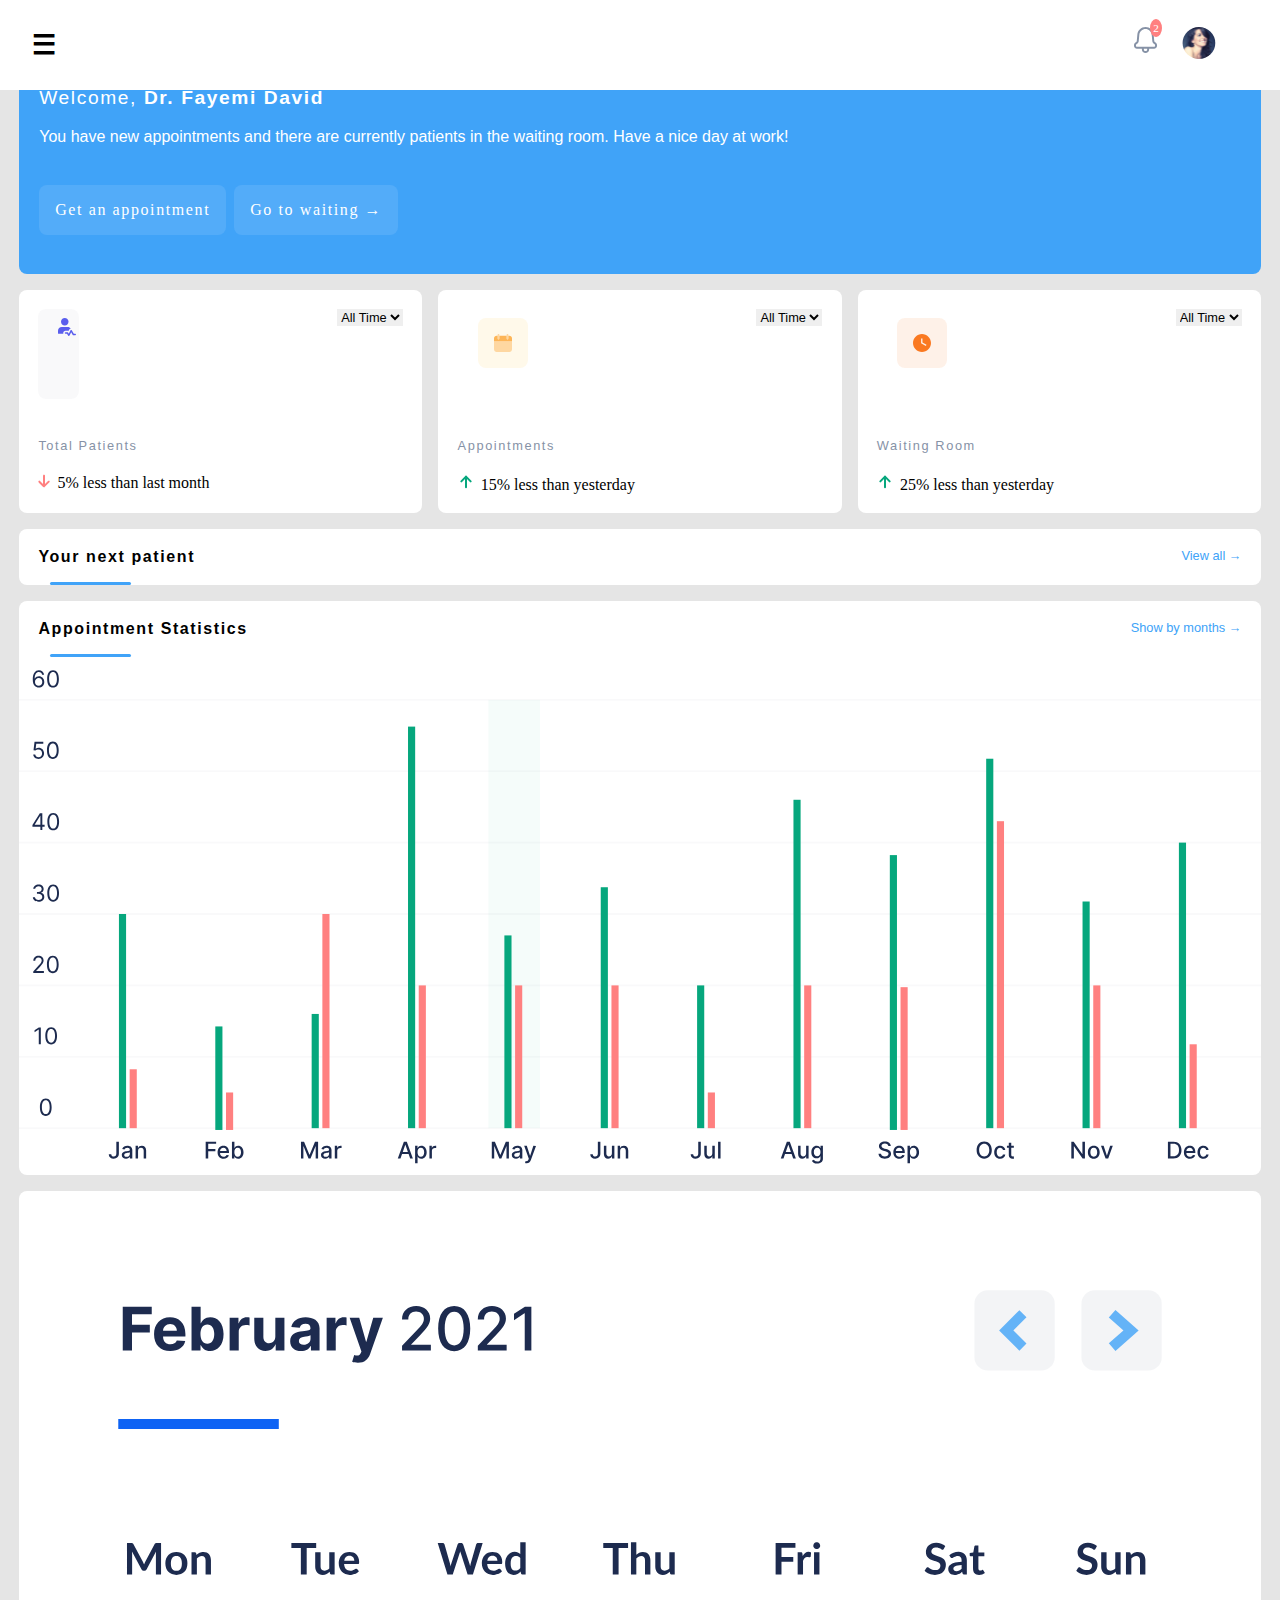
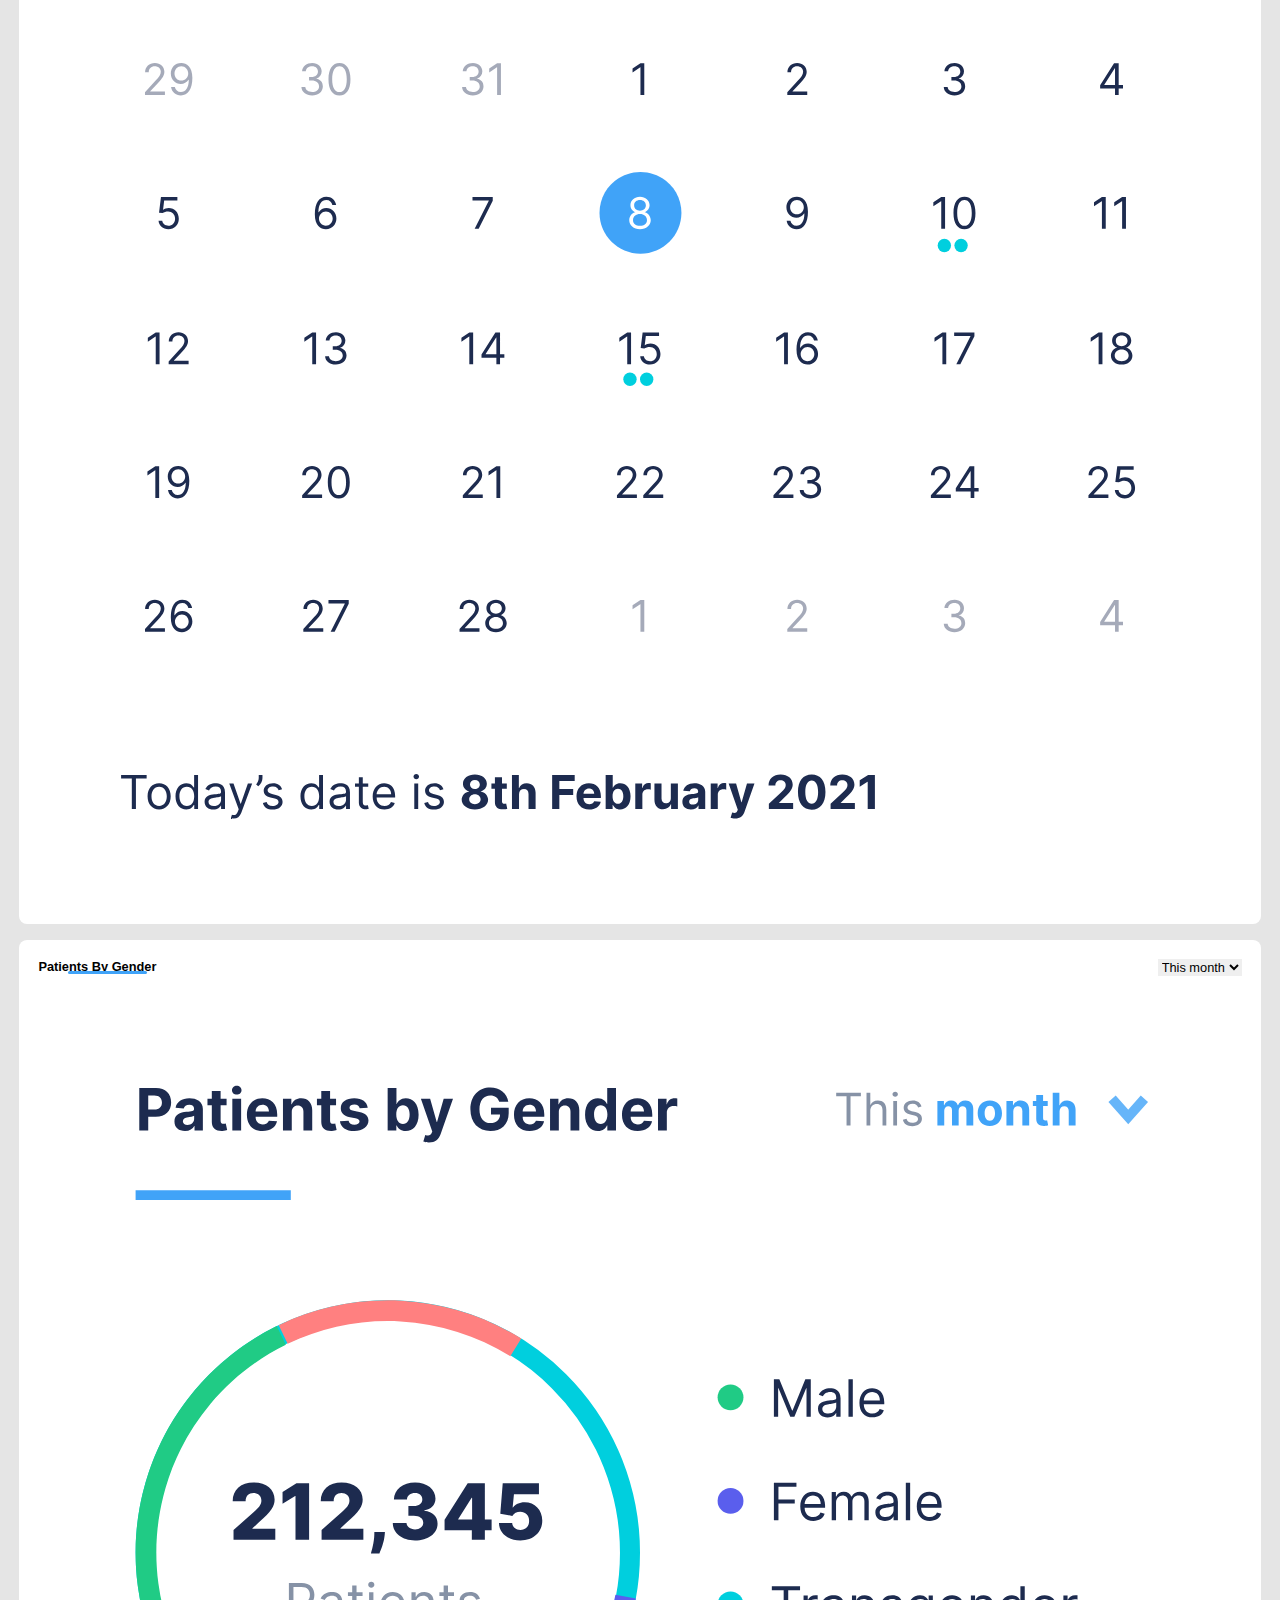
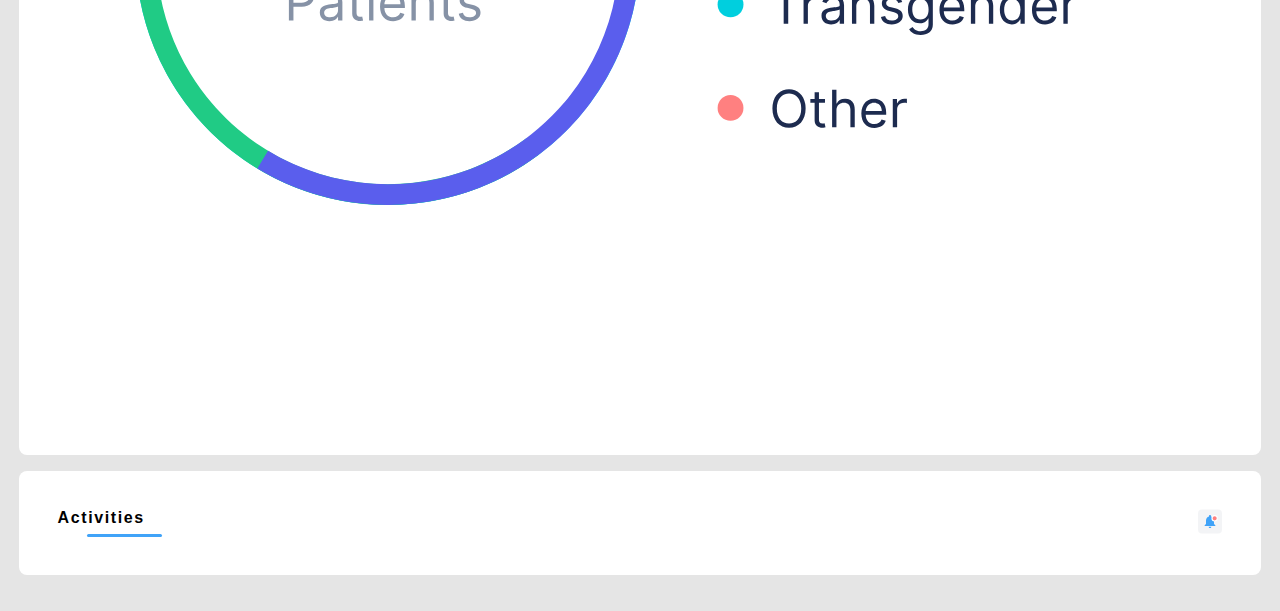
<file: Admin/index.html>
<!DOCTYPE html>
<html lang="en">
<head>
    <meta charset="UTF-8">
    <meta http-equiv="X-UA-Compatible" content="IE=edge">
    <meta name="viewport" content="width=device-width, initial-scale=1.0">
    <link rel="stylesheet" href="style.css">
    <title>Health Lite Dashboard</title>
</head>
<body>
    <div class="section">
        <div class="full-width height-vh">
            
            <div class="fixed bg-blue height-vh ">
                <div class="">
                    
                        <div class="pd-top-auto">
                            <div><img src="img/Group 19445.svg" alt="" srcset=""></div>
                        </div>
            
                        <div class="full-width mg-top">
                            <a href="index.html">
                                <div class="navlist flex  small-mg space-pad active-effect full-width active">
                                    <div><img src="img/Vector (1).svg" alt="" srcset=""></div>
                                    <div> <span class="pd-left txt-white onerem"> Dashboard </span></div>
                            </div>
                            </a>
            
                            <a href="#">
                                <div class="navlist flex space-pad active ">
                                    <div><img src="img/3. ideas.png" alt="" srcset=""></div>
                                    <div> <span class="pd-left txt-white onerem"> Waiting Room </span></div>
                            </div>
                            </a>
            
                            <a href="schedule.html">
                                <div class="navlist flex space-pad active">
                                    <div><img src="img/Group 11842.svg" alt="" srcset=""></div>
                                    <div> <span class="pd-left txt-white onerem"> Schedule </span></div>
                            </div>
                            </a>
            
                            <a href="#">
                                <div class="navlist flex space-pad active ">
                                    <div><img src="img/Group 11841 (1).svg" alt="" srcset=""></div>
                                    <div> <span class="pd-left txt-white onerem"> Profile </span></div>
                            </div>
                            </a>
            
                            <a href="#">
                                <div class="navlist flex space-pad active ">
                                    <div><img src="img/Vector (3).svg" alt="" srcset=""></div>
                                    <div> <span class="pd-left txt-white onerem"> Notes </span></div>
                            </div>
                            </a>
            
                            <a href="#" class="">
                                <div class="navlist flex space-pad full-width active">
                                    <div><img src="img/Vector (4).svg" alt="" srcset=""></div>
                                    <div> <span class="pd-left txt-white onerem"> Chat </span></div>
                            </div>
                            </a>
            
                        </div>
                        
                        <div class="full-width mg-top">
                            <a href="#">
                                <div class="navlist flex active space-pad ">
                                    <div><img src="img/Ellipse 21.svg" alt="" srcset=""></div>
                                    <div> <span class="txt-white onerem pd-left"> My Profile </span></div>
                            </div>
                            </a>
            
                            <a href="#">
                                <div class="navlist flex active space-pad ">
                                    <div><img src="img/Vector (5).svg" alt="" srcset=""></div>
                                    <div> <span class="pd-left txt-white onerem"> Setting </span></div>
                            </div>
                            </a>
            
                        </div>
                    </div>
            </div>

        </div>

        <div class="full-width height bg-shadeBlue">

            <div class="full-width">
                <div class="full-width bg-white vh pd relative-pos z-index  fixed2 ">
                    <div class="full-width flex-end centerjust">
                        <div class="toggle radius"> &#9776;</div>
                        <div class="show-icon">
                            <div class="relative-pos">
                                <span class=""><img src="img/Shape.svg" alt="" srcset=""></span> <span> <sup> 2 </sup></span>
                            </div>
                            <span class="pd-left "><img src="img/Ellipse 2.svg" alt="" srcset=""></span>
                        </div>
                    </div>
                </div>
            </div>

            <div class="division full-width pd mmg">
                <div class="full-width">
                    <div class="full-width division bg-blue radius innerpd">
                        <div class="full-width ">
                            <span class="txt-white welcometext">Welcome, </span >
                            <span class="txt-white welcometext big">Dr. Fayemi David</span>
    
                           <div class="full-width pd-topandDown">
                            <p class="txt-white">
                                You have <span id="inline-appt"></span> new appointments and there are currently <span id="inline-total"></span> patients in the waiting room. Have a nice day at work!
                            </p>
                           </div>
    
                           <div class="full-width pd-topandDown  flex-4 blue-height">
                               <a href="#" class="button radius letter-spacing"> Get an appointment</a>
                               <a href="#" class="button radius letter-spacing"> Go to waiting &rarr;</a>
                           </div>
    
                        </div>
                        <div class="full-width  relative-pos image">
                            <img src="img/character 2.svg" alt="" srcset="" class="images">
                        </div>
                    </div>
<!-- ========================= Card======== Cards ==========Cards ======================================= -->
                    <div class="full-width  mgtoanddown ">
                        <div class="card-container full-width">
                            <div class="cards full-width bg-white radius pd">
                                <div class="full-width grid-text relative-pos">
                                    <div class="full-width">
                                        <div class="full-width relative-pos fade-black radius vh ">
                                            <img src="img/Group 11841.svg" alt=" " class="trans">
                                        </div>
                                    </div>
                                    <div class="full-width flex-end">
                                        <select class="onerem">  
                                            <option value="default" class="onerem"> All Time</option>
                                        </select>
                                    </div>
                                </div>
                                <div class="full-width pd-topandDown">
                                    <span class="block-span bigtext letter-spacing i" id="patientsnum"></span> <br> <span class="letter-spacing onerem text-style"> Total Patients</span> 
                                </div>

                                <div class="">
                                    <span><span class="onerem"><img src="img/Group.png" alt="" srcset=""> &nbsp;</span >5% less than last month</span>
                                </div>

                            </div>

                            <div class="cards full-width bg-white radius pd">
                                <div class="full-width grid-text relative-pos">
                                    <div class="full-width">
                                        <div class="full-width relative-pos vh ">
                                            <img src="img/Group 11850.svg" alt=" " class="trans">
                                        </div>
                                    </div>
                                    <div class="full-width flex-end">
                                        <select class="onerem">  
                                            <option value="default" class="onerem"> All Time</option>
                                        </select>
                                    </div>
                                </div>
                                <div class="full-width pd-topandDown">
                                    <span class="block-span bigtext letter-spacing " id="appt"></span> <br> <span class="letter-spacing onerem text-style"> Appointments</span> 
                                </div>

                                <div class="">
                                    <span><span class="onerem"><img src="img/Group 11844.svg" alt="" srcset=""> &nbsp;</span >15% less than yesterday</span>
                                </div>

                            </div>

                            <div class="cards full-width bg-white radius pd">
                                <div class="full-width grid-text relative-pos">
                                    <div class="full-width">
                                        <div class="full-width relative-pos vh ">
                                            <img src="img/Group 30799.svg" alt=" " class="trans">
                                        </div>
                                    </div>
                                    <div class="full-width flex-end">
                                        <select class="onerem">  
                                            <option value="default" class="onerem"> All Time</option>
                                        </select>
                                    </div>
                                </div>
                                <div class="full-width pd-topandDown">
                                    <span class="block-span bigtext letter-spacing" id="wr"></span> <br> <span class="letter-spacing onerem text-style"> Waiting Room</span> 
                                </div>

                                <div class="">
                                    <span><span class="onerem"><img src="img/Group 11844.svg" alt="" srcset=""> &nbsp;</span >25% less than yesterday</span>
                                </div>

                            </div>
                        </div>
<!-- ================= Next Patient ====================== -->
                        <div class="full-width bg-white radius mgtoanddown" id="">
                            <div class="full-width flex-between">
                                <div class="full-width pd balck-text-bold letter-spacing"> Your next patient</div>
                                <div class="full-width pd flex-end"> <span class="left-align shade-blue-text">View all &rarr;</span></div>
                            </div>

                            <div class="full-width patientsList">

                            </div>
                            
                        </div>

                        <div class="full-width bg-white radius mgtoanddown">
                            <div class="full-width flex-between">
                                <div class="full-width pd balck-text-bold letter-spacing"> Appointment Statistics</div>
                                <div class="full-width pd flex-end"> <span class="left-align shade-blue-text">Show by months &rarr;</span></div>
                            </div>

                            <div class="full-width">
                                <img src="img/Group 11833.svg" class="full-width" alt="" srcset="">
                            </div>

                        </div>
                    </div>

                    
                    
                </div>
<!-- ===================== calender and otherstuff container here ==================== -->
                <div class="full-width"> 
                    <div class="full-width bg-white radius pd">
                        <img src="img/Frame 30748.svg" alt="" srcset="" class="full-width">
                    </div> 
                    
                    <div class="full-width bg-white radius pd mgtoanddown">
                        <div class="full-width flex-between">
                            <div class="full-width balck-text-bold t "> Patients By Gender</div>
                            <div class="full-width flex-end"> 
                                <span class="left-align shade-blue-text relative-pos">
                                    <select class="onerem">  
                                        <option value="default" class="onerem"> This  month</option>
                                    </select>
                                </span>
                            </div>
                        </div>

                        <div class="full-width pd">
                            <img src="img/Frame 30750.svg" class="full-width" alt="" srcset="">
                        </div>
                    </div> 

                    <div class="full-width bg-white radius pd mgtoanddown">
                        <div class="full-width flex-between pd">
                            <div class="full-width balck-text-bold letter-spacing"> Activities</div>
                            <div class="full-width flex-end"> 
                                <span class="left-align shade-blue-text">
                                    <img src="img/Frame.svg" alt="">
                                </span>
                            </div>
                        </div>
 

                         <div class="full-width" id="Activities">

                         </div>

                    </div>   
                </div>
            </div>

        </div>
    </div>
    <script src="script.js"></script>
</body>
</html>
</file>
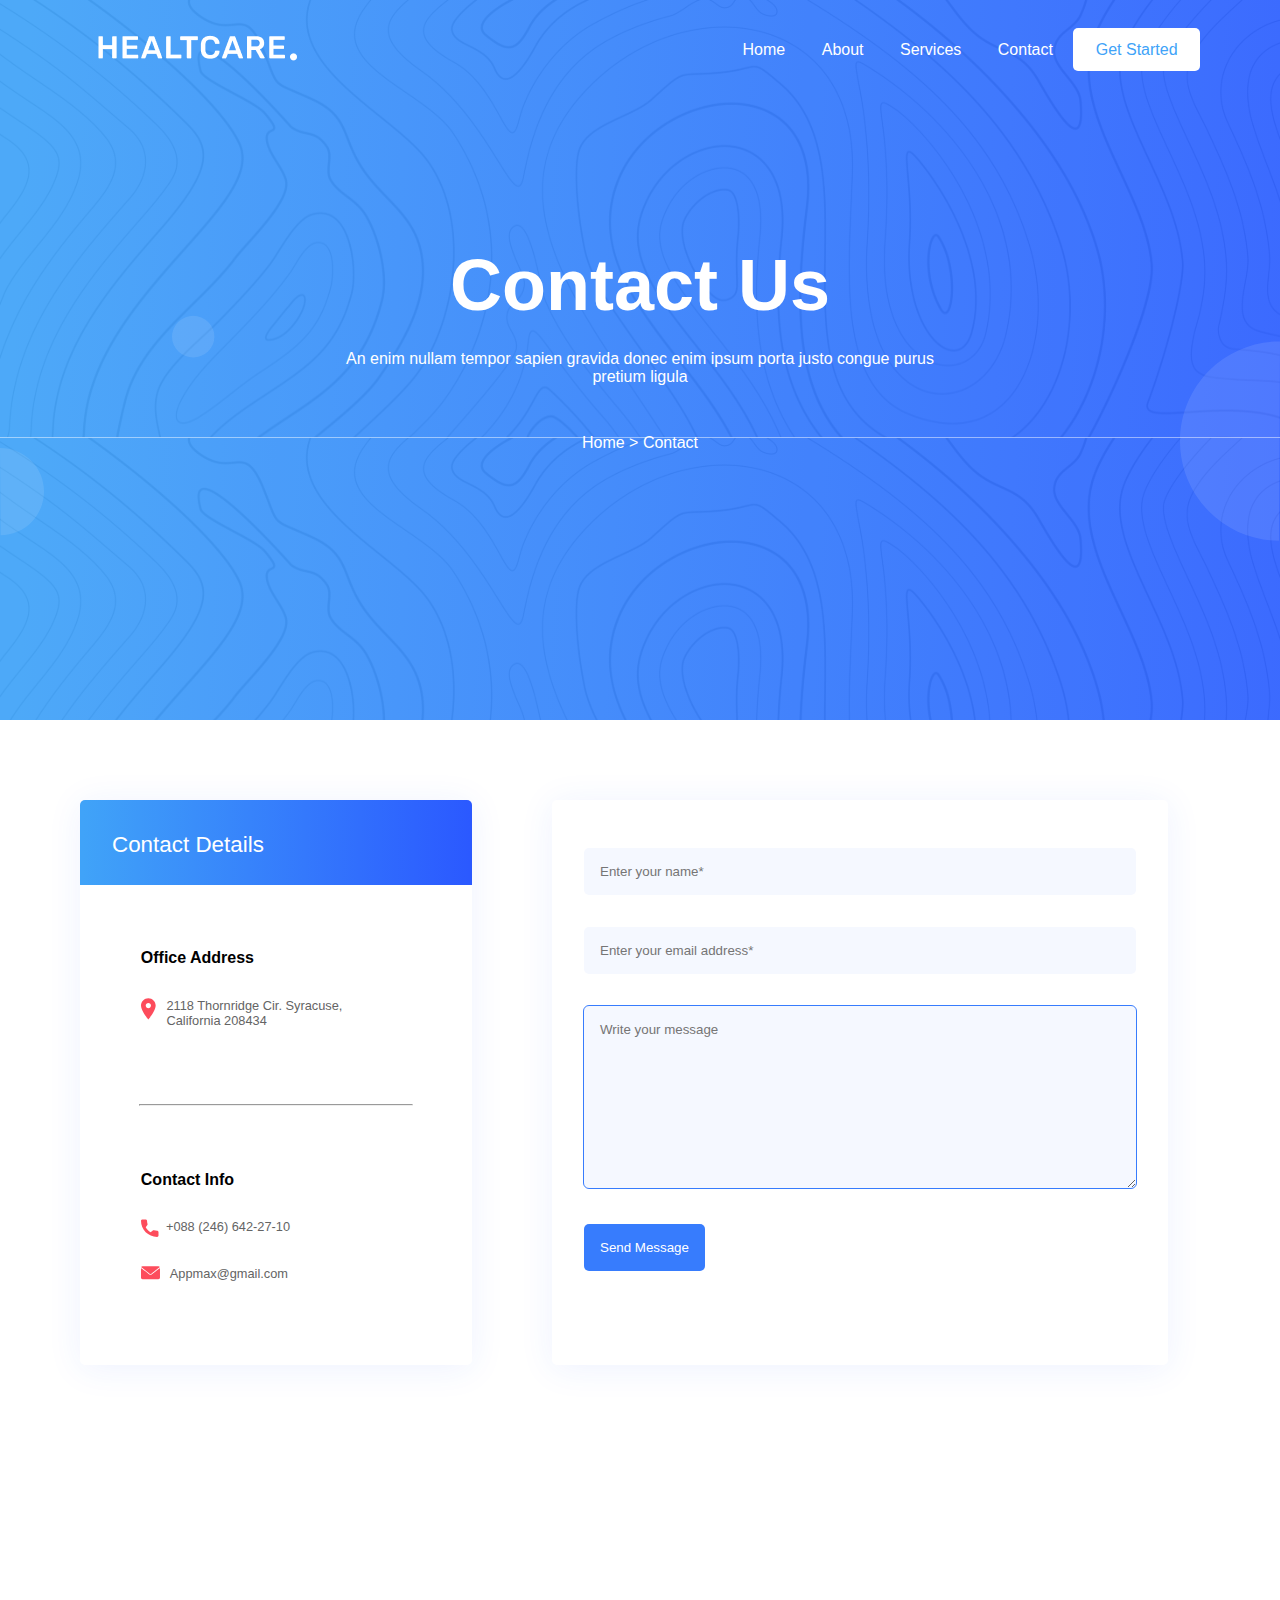
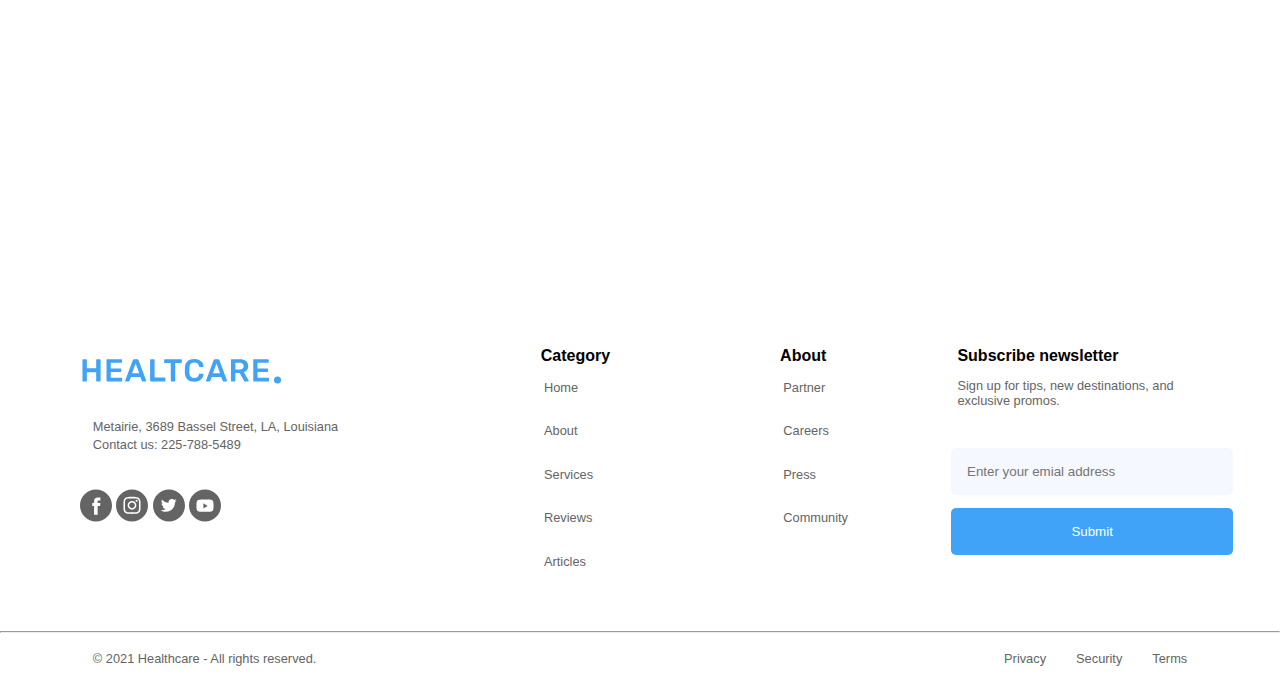
<file: contact.html>
<!DOCTYPE html>
<html lang="en">
<head>
    <meta charset="UTF-8">
    <meta http-equiv="X-UA-Compatible" content="IE=edge">
    <meta name="viewport" content="width=device-width, initial-scale=1.0">
    <title>Health Lite Contact</title>
    <link rel="stylesheet" href="style.css">
</head>
<body>
    <section class="relative-pos reduce-height">
        <div class="container full-width">
            <div class="navbar-container">
                    <div class="log">
                        <img src="img/logo-2.png" alt="" srcset="">
                    </div>

                <div class="flex-end full-width centerjust">
                    <nav>
                        <ul class="nav-menu-bar">
                            <li><a href="index.html"> Home </a></li>
                            <li><a href="#"> About </a></li>
                            <li><a href="#"> Services </a></li>
                            <li><a href="contact.html"> Contact </a></li>
                            <li><a href="Admin/index.html" class="btn radius"> Get Started </a></li>
                        </ul>
                        <div class="toggle flex-end"> &#9776;</div>
                    </nav>
                </div>
                
            </div>
            <div class="contacts-box">
                <h1> Contact Us </h1>
                <p class="paragraph">
                    An enim nullam tempor sapien gravida donec enim ipsum porta justo  congue purus pretium ligula 
                </p>

                <p class="paragraph">
                    Home &gt; Contact 
                </p>
            </div>
        </div>
        <div class="effects full-width">
            <img src="img/shapes.svg" class="full-width" alt="" srcset="">
        </div>

        <div class="toggling-menu animation2">
            <ul class="ul">
                <li> <a href="index.html" class="men-active a-men"> Home </a> </li>
                <li><a href="#" class="a-men"> About</a></li>
                <li><a href="#" class="a-men"> Services </a></li>
                <li><a href="contact.html" class="a-men"> Contact</a></li>
                <li><a href="Admin/index.html" class="a-dif radius"> Get Started</a></li>
            </ul>
        </div>
    </section>

    <section class="pd form-section">
        <div class="full-width card radius media-mg relative-pos">
            <div class="top full-width">
                Contact Details
            </div>
            <div class="full-width s-pd b-bottom t-p">
                <span class="newsletter li-heading-footer htgfont"> Office Address</span><br><br>
                <div class="flex sub">
                    <div> 
                        <img src="img/Vector (8).svg" alt="" srcset="">
                    </div>
                    <div class="">
                    <span clas="sub  s-pd"> &nbsp;&nbsp; 2118 Thornridge Cir. Syracuse, <br>&nbsp;&nbsp;&nbsp;California 208434</span>

                    </div>
                    
                </div>

            </div>
            <hr class="hr">

            <div class="full-width s-pd b-bottom t-p">
                <span class="newsletter li-heading-footer htgfont"> Contact Info</span><br><br>
                <div class="flex sub">
                    <div> 
                        <img src="img/Group (1).svg" alt="" srcset="">
                    </div>
                    <div class="">
                    <span clas="sub  s-pd"> &nbsp;&nbsp;+088 (246) 642-27-10</span>

                    </div>
                    
                </div>

                <div class="flex sub">
                    <div> 
                        <img src="img/Group (2).svg" alt="" srcset="">
                    </div>
                    <div class="">
                    <span clas="sub s-pd"> &nbsp;&nbsp; Appmax@gmail.com</span>

                    </div>
                    
                </div>

            </div>
            
        </div>

        <div class="full-width card radius media-mg s-pd">
            <div class="success radius">

            </div>
            <form action="">
                <input type="text" id="name" placeholder="Enter your name*" class="full-width radius"> <br>
                <input type="email" id="email" placeholder="Enter your email address*" class="full-width radius"><br>
                <textarea name="message" id="message" cols="30" rows="10" placeholder="Write your message" class="full-width radius"></textarea><br>
                <button class="button radius" id="send">Send Message</button>
            </form>
        </div>
    </section>
    <section class="full-width">
        <iframe src="https://www.google.com/maps/embed?pb=!1m18!1m12!1m3!1d15837.038411141903!2d3.384936464304008!3d7.095879261467008!2m3!1f0!2f0!3f0!3m2!1i1024!2i768!4f13.1!3m3!1m2!1s0x103a4ac3aad61d17%3A0x8cb9281ed8dd8efd!2s110118%2C%20Kobape!5e0!3m2!1sen!2sng!4v1647354072076!5m2!1sen!2sng" width="100%" height="450" style="border:0;" allowfullscreen="" loading="lazy"></iframe>
    </section>

    <section class="footer nav-pd division">
        <div class="full-width">
            <img src="img/logo-2.svg" alt="" srcset=""> <br><br>
            <span class="footer-text sub">
                Metairie, 3689  Bassel Street, LA, Louisiana
            </span><br>
            <span class="sub">
                Contact us: 225-788-5489
            </span>
            <div class="full-width "><br><br>

                <div class="flex full-width imgs">
                    <img src="img/Combined Shape.svg" alt="" srcset="" class=""> &nbsp;
                    <img src="img/Instagram.svg" alt="" srcset="">&nbsp;
                    <img src="img/Twitter.svg" alt="" srcset="">&nbsp;
                    <img src="img/Youtube.svg" alt="" srcset="">&nbsp;
                </div>
            </div>
        </div>

        <div class="full-width">
            <div class="equal full-width media-mg">
                <div class="full-width flex space-between">
                   <div>
                    <span class="li-heading-footer"> Category</span>
                    <ul class="footer-ul">
                        <li class="footer-li"><a href="index.html"> Home  </a></li>
                        <li class="footer-li"><a href="#"> About </a></li>
                        <li class="footer-li"><a href="#"> Services  </a></li>
                        <li class="footer-li"><a href="#"> Reviews </a></li>
                        <li class="footer-li"><a href="#"> Articles </a></li>
                    </ul>
                   </div>
                   <div>
                    <span class="li-heading-footer"> About</span>
                    <ul class="footer-ul">
                        <li class="footer-li"><a href="#"> Partner  </a></li>
                        <li class="footer-li"><a href="#"> Careers </a></li>
                        <li class="footer-li"><a href="#"> Press </a></li>
                        <li class="footer-li"><a href="#"> Community </a></li>
                    </ul>
                   </div>
                </div>

                <div class="full-width direction">
                    <div class="media-mg">
                        <span class="li-heading-footer newsletter"> Subscribe newsletter</span><br>
                        <p class="newsletter sub">Sign up for tips, new destinations, and exclusive promos.</p>
                    </div>
                    
                    <div class="full-width form">
                        <input class="full-width new radius" type="email" name="" id="" placeholder="Enter your emial address"><br>
                        <input class="full-width news radius" type="submit" value="Submit">
                    </div>
                    
                    <div class="full-width social media-mg">
                        <div class="flex full-width">
                            <img src="img/Combined Shape.svg" alt="" srcset="" class=""> &nbsp;
                            <img src="img/Instagram.svg" alt="" srcset="">&nbsp;
                            <img src="img/Twitter.svg" alt="" srcset="">&nbsp;
                            <img src="img/Youtube.svg" alt="" srcset="">&nbsp;
                        </div>
                    </div>

                </div>
            </div>
        </div>
    </section>

    <section>
        <hr class="full-width">
        <div class="full-width flex f-pd division copy-block">
            <div class="full-width Privacy">
                
                <span class="sub">&copy; 2021 Healthcare - All rights reserved. </span>
            </div>

            <div class="flex-end full-width Privacy">
                <nav>
                    <ul>
                        <li><a href="#" class="sub"> Privacy </a></li>
                        <li><a href="#" class="sub"> Security </a></li>
                        <li><a href="#" class="sub"> Terms </a></li>
                    </ul>
                </nav>
            </div>
        </div>
    </section>
    <script src="contact.js"></script>
    <script src="script.js"></script>
</body>
</html>
</file>
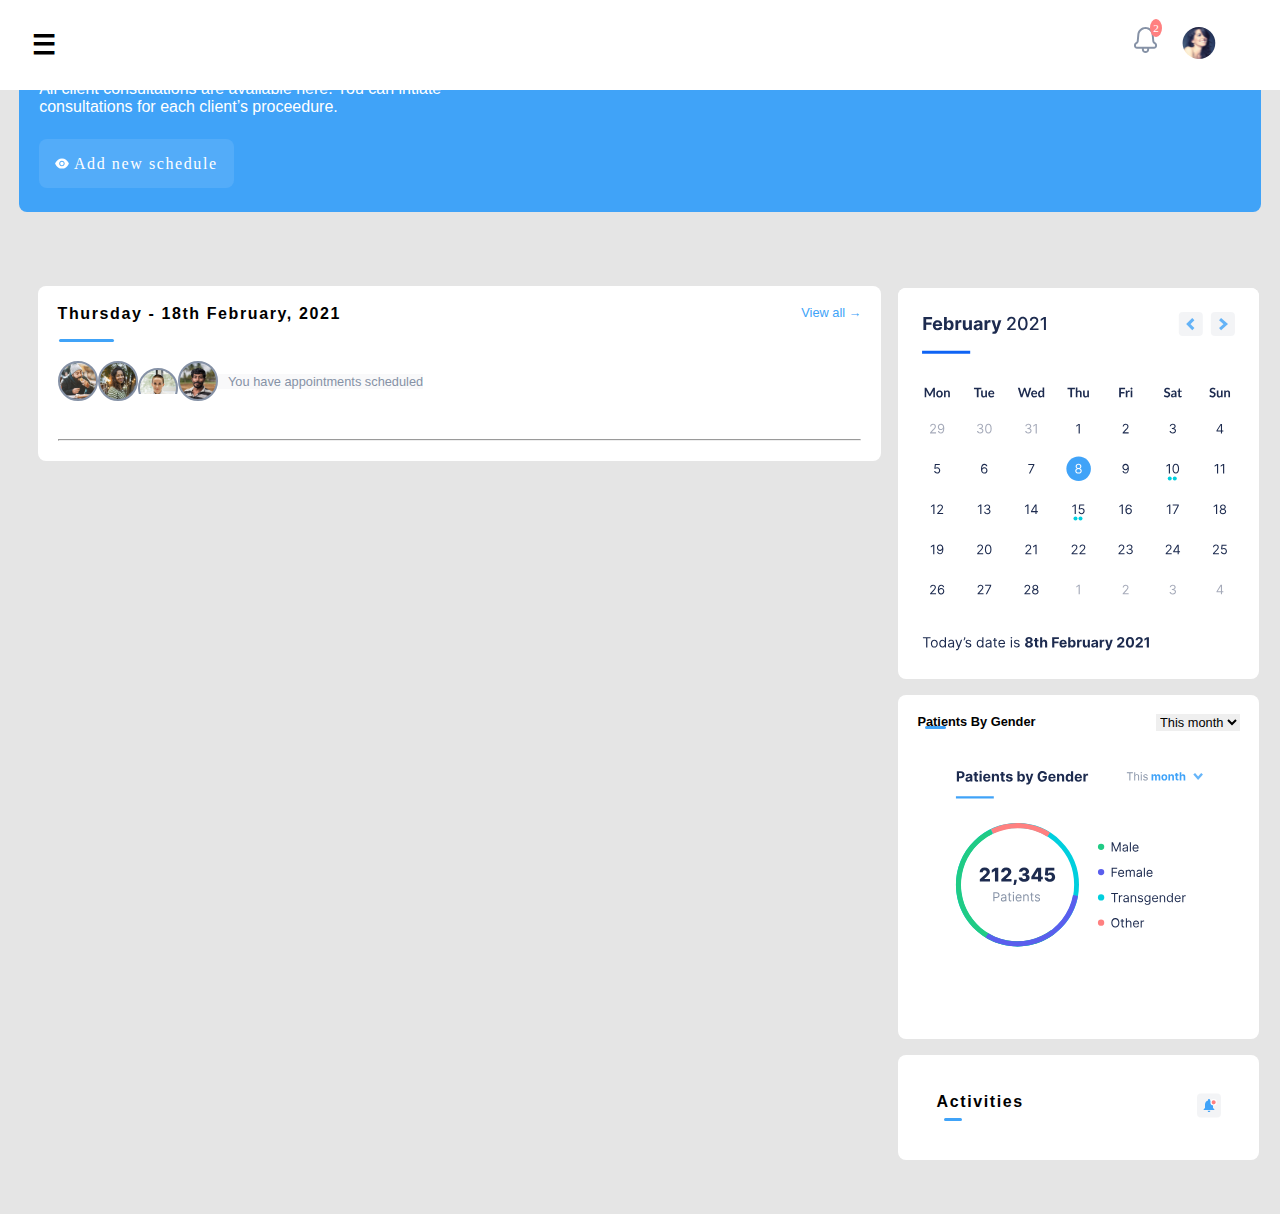
<file: Admin/schedule.html>
<!DOCTYPE html>
<html lang="en">
<head>
    <meta charset="UTF-8">
    <meta http-equiv="X-UA-Compatible" content="IE=edge">
    <meta name="viewport" content="width=device-width, initial-scale=1.0">
    <link rel="stylesheet" href="style.css">
    <title>Health Lite Dashboard</title>
</head>
<body>
    <div class="section">
        <div class="full-width height-vh">
            
            <div class="fixed bg-blue height-vh ">
                <div class="">
                    
                        <div class="pd-top-auto">
                            <div><img src="img/Group 19445.svg" alt="" srcset=""></div>
                        </div>
            
                        <div class="mg-top">
                            <a href="index.html">
                                <div class="navlist flex  full-width space-pad active">
                                    <div><img src="img/Vector (1).svg" alt="" srcset=""></div>
                                    <div> <span class="pd-left txt-white onerem text"> Dashboard </span></div>
                            </div>
                            </a>
            
                            <a href="#">
                                <div class="navlist flex space-pad  active">
                                    <div><img src="img/3. ideas.png" alt="" srcset=""></div>
                                    <div> <span class="pd-left txt-white onerem"> Waiting Room </span></div>
                            </div>
                            </a>
            
                            <a href="schedule.html">
                                <div class="navlist flex  space-pad active active-effect ">
                                    <div><img src="img/Group 11842.svg" alt="" srcset=""></div>
                                    <div> <span class="pd-left txt-white onerem"> Schedule </span></div>
                            </div>
                            </a>
            
                            <a href="#">
                                <div class="navlist flex  space-pad active">
                                    <div><img src="img/Group 11841 (1).svg" alt="" srcset=""></div>
                                    <div> <span class="pd-left txt-white onerem"> Profile </span></div>
                            </div>
                            </a>
            
                            <a href="#">
                                <div class="navlist flex  space-pad active">
                                    <div><img src="img/Vector (3).svg" alt="" srcset=""></div>
                                    <div> <span class="pd-left txt-white onerem"> Notes </span></div>
                            </div>
                            </a>
            
                            <a href="#">
                                <div class="navlist flex space-pad active ">
                                    <div><img src="img/Vector (4).svg" alt="" srcset=""></div>
                                    <div> <span class="pd-left txt-white onerem"> Chat </span></div>
                            </div>
                            </a>
            
                        </div>
            
                        <div class="full-width mg-top">
                            <a href="#">
                                <div class="navlist flex space-pad active">
                                    <div><img src="img/Ellipse 21.svg" alt="" srcset=""></div>
                                    <div> <span class="txt-white onerem"> My Profile </span></div>
                            </div>
                            </a>
            
                            <a href="#">
                                <div class="navlist flex space-pad active">
                                    <div><img src="img/Vector (5).svg" alt="" srcset=""></div>
                                    <div> <span class="pd-left txt-white onerem"> Setting </span></div>
                            </div>
                            </a>
            
                        </div>
                    </div>
            </div>

        </div>

        <div class="full-width height bg-shadeBlue">

            <div class="full-width">
                <div class="full-width bg-white vh pd relative-pos z-index fixed2">
                    <div class="full-width flex-end centerjust">
                        <div class="toggle"> &#9776;</div>
                        <div class="show-icon">
                            <div class="relative-pos">
                                <span class=""><img src="img/Shape.svg" alt="" srcset=""></span> <span> <sup> 2 </sup></span>
                            </div>
                            <span class="pd-left "><img src="img/Ellipse 2.svg" alt="" srcset=""></span>
                        </div>
                    </div>
                </div>
            </div>

            <div class=" full-width pd">
                <div class="full-width">
                    <div class="full-width division bg-blue radius innerpd">
                        <div class="full-width ">
                            <span class="txt-white welcometext big">Your Schedule</span>
    
                           <div class="full-width pd-topandDown">
                            <p class="txt-white">
                                All client consultations are available here. You can intiate <br> consultations for each client’s proceedure.
                            </p>
                           </div>
    
                           <div class="full-width pd-topandDown blue-height">
                               <a href="#" class="button radius letter-spacing"> <img src="img/Vector (7).svg" alt="" srcset=""> Add new schedule</a>
                           </div>
    
                        </div>
                        <div class="full-width  relative-pos image">
                            <img src="img/pana.png" alt="" srcset="" class="images">
                        </div>
                    </div>
                </div>
            </div>
<!-- ================= Next Patient ====================== -->
                        <div class="full-width  pd">

                            <div class="grid-text-reverse gap pd">
                                <div class="full-width reverse "><br>
                                    <div class="full-width"> 
                                        <div class="full-width bg-white radius order4">
                                            <img src="img/Frame 30748.svg" alt="" srcset="" class="full-width">
                                        </div> 
                                        
                                        <div class="full-width bg-white radius pd  order5 mgtoanddown">
                                            <div class="full-width flex-between">
                                                <div class="full-width balck-text-bold t "> Patients By Gender</div>
                                                <div class="full-width flex-end"> 
                                                    <span class="left-align shade-blue-text relative-pos">
                                                        <select class="onerem">  
                                                            <option value="default" class="onerem"> This  month</option>
                                                        </select>
                                                    </span>
                                                </div>
                                            </div>
                    
                                            <div class="full-width pd order6 ">
                                                <img src="img/Frame 30750.svg" class="full-width" alt="" srcset="">
                                            </div>
                                        </div> 
                    
                                        <div class="full-width bg-white radius pd mgtoanddown order7 ">
                                            <div class="full-width flex-between pd">
                                                <div class="full-width balck-text-bold letter-spacing"> Activities</div>
                                                <div class="full-width flex-end"> 
                                                    <span class="left-align shade-blue-text">
                                                        <img src="img/Frame.svg" alt="">
                                                    </span>
                                                </div>
                                            </div>

                                            <div class="full-width" id="list-active"></div>
                                             
                                        </div>   
                                    </div>
                                </div>

                                <div class="full-width reserve2 ">
                                    <div class="full-width bg-white radius mgtoanddown order8">
                                        <div class="full-width flex-between">
                                            <div class="full-width pd balck-text-bold letter-spacing"> Thursday - 18th February, 2021</div>
            
                                            <div class="full-width pd flex-end"> <span class="left-align shade-blue-text">View all &rarr;</span></div>
                                        </div>

                                        <div class="full-width">

                                            <div class="flex centerjust pd">
                                                <div class=" flex" >
                                                    <img src="img/Ellipse 16.svg" alt="" srcset="">
                                                    <img src="img/Ellipse 16 (1).svg" alt="" srcset="">
                                                    <img src="img/Ellipse 16 (2).svg" alt="" srcset="">
                                                    <img src="img/Ellipse 16 (4).svg" alt="" srcset="">
                                                </div>
                                                <div class="full-width">
                                                    <span class="fade-black onerem">&nbsp;&nbsp; You have <span id="scheduleNum"></span> appointments scheduled</span>
                                                </div>
                                            </div>

                                            <div class="pd full-width"><hr></div>

                                        </div>
            
                                        <div class="full-width patientsList">
<!-- ========================== API calling Here ========================== -->

                                        </div>
                                        
                                        <div class="full-width" id="line-time"></div>
            
                                    </div>


                                    <div class="full-width bg-white radius mgtoanddown">
                                        
                                    </div>
            

                                </div>
                            </div>

                        </div>
                    
<!-- ===================== calender and otherstuff container here ==================== -->
                
            </div>

        </div>
    </div>
    <script src="schedule.js"></script>
</body>
</html>
</file>
<file: Admin/style.css>
* {
    margin: 0;
    padding: 0;
    box-sizing: border-box;
}
.body {
    font-family: 'inter', sans-serif;
}
.gap {
    gap: 1.1rem;
}
.section {
    display:grid;
    grid-template-columns: 15% 85%;
    height:100vh;
}
.full-width {
    width: 100%
}
.height-vh { 
    height:100vh ;
} 
.mg{
    margin: 2rem;
}
.pd {
    padding: 1.2rem;
}
.bg-blue {
    background-color:#40A3F8;
    ;
}
.txt-white {
    color:#fff;
}
.bg-white {
    background-color: #fff;
}
.vh {
    height: 10vh;;
}
.bg-shadeBlue  {
    background-color: #E5E5E5;
}
.division {
    display: grid;
    grid-template-columns: 69% 29.5%;
    gap: 1.1rem
}
.radius {
    border-radius: 8px;
}
.innerpd {
    padding: 20px;
}
.welcometext {
    font-family: 'inter', sans-serif;
    font-size: 1.2rem;
    font-weight: 500;
    letter-spacing: 0.1rem;
}
.big {
    font-weight: 700;
}
.pd-topandDown {
    padding: 1.2rem 0px
}
p{
    font-family:'inter', sans-serif;
}
.letter-spacing {
    letter-spacing:0.1rem;
}
.button {
    text-decoration: none;
    text-align:center;
    padding: 1rem;
    font-size:1rem;
    background-color:#53ACF9;
    color:white;
    margin-right: 0.5rem;
}
.relative-pos {
    position: relative;
}
.pd-left {
    padding-left: 1.5rem;
}
.images {
    position: absolute;
    object-fit: cover;
    display:block;
    height: 10.4rem;
    width: 70%;
    top: 0;
    right:0;
}
.mgtoanddown {
    margin: 1rem 0;
}
.card-container {
    display: grid;
    grid-template-columns: repeat(3, 1fr);
    gap: 1rem;
}

.small-height {
    height: 30vh;
}
.flex-between {
    display:flex;
    justify-content: space-between;
}
.left-align {
    text-align: left;;
}
.flex-end {
    display:flex;
    justify-content: flex-end;
}
.shade-blue-text {
    color:#40A3F8;
}
.balck-text-bold {
    position: relative;
    color:black;
    font-family:'inter', sans-serif;
    font: size 1rem;
    font-weight:700;
}
.balck-text-bold::after {
    position: absolute;
    content:"";
    bottom: 0%;
    width: 13%;
    height:0.2rem;
    left: 5%;
    background-color:#40A3F8;
    border-radius:0.5rem;
}
.grid-text {
    display:grid;
    grid-template-columns: 11% 89%;
}
.grid-text-reverse {
    display: grid;
    grid-template-columns: 32% 68%;
}
.grid-text-reverse-s {
    display: grid;
    grid-template-columns: 40% 60%;
}
.centerjust {
    align-items: center;
}
.fade-black {
    background-color: #8692A60D;
    color: #8692A6;
    font-family: 'inter', sans-serif;
}
.onerem {
    font-size:0.8rem;
    font-family: 'inter', sans-serif;
}
.flex {
    display:flex;
    align-items: center;
}
.smallpd {
    padding: 0.5rem
}
.pointer {
    cursor: pointer;
}
select {
    border:none;
    position: absolute;
    top: 0;
    right: 0;
}
.bgimg {
    background-image: url(img/Rectangle\ 1328.svg);
    background-position: cover;
    width: 100%;
}
.trans {
    position: absolute;
    top: 10%;
    left:50%;
    transform: translate(-50% -50%);
}
.block-span {
    display: inline-block;
}
.text-style  {
    color: #8692A6;
    font-family: 'inter', sans-serif;
}
.bigtext {
    color:black;
    font-size: 1.3rem;
    font-weight: 700;
    font-family: 'inter', sans-serif;
}
a {
    text-decoration: none;
}
sup{
    border-radius: 50%;
    background-color:#FF8080;
    color:white;
    padding:0.2rem;
    font-size:0.7rem;
    position: absolute;
    top:-0.5rem;
    left:1rem;
}
.pd-top-auto{
    padding-top:2rem;
    padding-left: 2rem;
    padding-right: 2rem;
}
.nav-pd{
    padding: 2rem;
}
.mg-top {
    margin-top: 2.5rem;;
}
.space-pad {
    padding:0.8rem 2rem
}
.pd-tops{
    padding: 0.7rem;
}
.fixed {
    position:fixed;
}
.t {
    font-size: 0.8rem;
}
.small-mg {
    
}
.left-align{
    text-align:left;
    font-size: 0.8rem;
    font-family: 'inter', sans-serif;
}
.active-effect{
    background-color:black;
}

.active:hover {
    background-color: black;
    margin: 0.8rem 0;
    animation-name: loading;
    animation-duration: 1s;
    
}
.active-effect::after{
    content:"";
    position: absolute;
    left:0;
    background-color:white;
    height:2.5rem;
    width:0.1rem;
}
.show-icon {
    position:absolute;
    right:17%;
    top:50%;
    transform: translateY(-50%);
    display:flex;
    justify-content: center;
}

@keyframes loading {
    0% {
        transform: skew(-20deg) ;
        opacity: 0.4;
    }
    50%{
        transform: skew(-5deg);
        opacity: 0.7;
    }
    100% {
        transform: skew(0);
        opacity: 1;
    }

}
.text {

}
.flex-4 {
    display:flex
}

.toggle {
    font-size: 1.7rem;
    font-weight: 700;
    position:absolute;
    top:50%;
    left:2rem;
    transform: translateY(-50%);
    display:none;
    cursor:pointer;
}
.fixed2 {
    position:fixed;
    top:0;
    margin-bottom: 2rem;
}
.mmg{
    margin-top: 3rem;
}
.z-index {
    z-index:100;
}
/*  Media Query  */
@media (max-width:1324px) {
    .section {
        grid-template-columns: 0% 100%;
    }
    .fixed {
        display: none;
    }
    .pd-left .txt-white .onerem {
        display:none;
    }
    .division {
        display: block;
    }
    .toggle{
        display:block;
    }
    .show-icon{
        right:5%
    }
    .image{
        display: none;
    }
    .block {
        display:block;
        top:3rem;
        z-index: 2;
    }
    .grid-text-reverse {
        grid-template-columns: 70% 30%;
    }
    .reverse {
        order: 2
    }
    .reserve2 {
        order:1
    }
    
    
}
@media (max-width:860px) {
    .card-container{
        display: block;
    }
    .cards{
        margin:1rem auto;
    }
    .image{
        display: none;
    }
    .grid-text-reverse {
        grid-template-columns: unset;
        grid-template-rows: auto auto;
    }
    .reserve2 {
        order: 1;
    }
    .reverse{
        order:2;
    }
    .mmg {
        margin-top:6rem;
    }
}
@media (max-width:600px) {
    .letter-spacing{
        letter-spacing: 0.02;
    }
    .button {
        font-size: 0.8rem;
        padding:1rem 0.4rem;
    }
}
</file>
<file: style.css>
* {
    margin: 0;
    padding: 0;
    box-sizing: border-box;
    font-family: 'popins', sans-serif;
}
.full-width {
    width:100%;
}
.container {
    background-image: url(img/bg.svg), url(img/shapes.svg);
    height:80vh;
}
.relative-pos {
    position:relative
}
.effects {
    position: absolute;
    top:35vh;
    left:0;
    height:40vh;
    z-index: 1;
}
.navbar-container {
    padding: 1.5rem 6rem;
    display:grid;
    grid-template-columns: 30% 70%;
    gap:1rem;
}
.logo-name {

}
.centerjust {
    align-items: center;
}
.flex-end {
    display:flex;
    justify-content: flex-end;
}
nav ul {
    list-style-type: none;
}
nav ul li {
    display:inline-block
}
li a {
    text-decoration: none;
    color:white;
    padding: 2rem 1rem;
}
.btn {
    text-decoration: none;
    padding: 0.8rem 1.4rem;
    background-color: white;
    color: #40A3F8;
}
.btn:hover {
    box-shadow: -2px 5px 2px rgba(0,0, 0, 0.6);
}
.radius {
    border-radius:5px;
}
.contacts-box {
    position:absolute;
    top:50%;
    left:50%;
    transform: translate(-50%, -50%);
    animation: animationOne;
    animation-duration: 2s;
}
h1{
    font-size:4.5rem;
    color:white;
    padding: 0 2rem;
    text-align: center;
}
.paragraph {
    font-family:'mount', sans-serif;
    font-size:1rem;
    text-align: center;
    color:white;
    padding:1.5rem;
}
.span-block {
    display:inline-block
}
.pd {
    padding: 5rem;
}
.form-section {
    display:grid;
    grid-template-columns: 35% 55%;
    gap: 5rem
}
.card {
    box-shadow: 0px 3.5px 35px 0px #2B59FF14;
    animation-name: cardanimation;
    animation-duration: 2s;
}
.top {
    background: linear-gradient(90.98deg, #40A3F8 0.91%, #2B59FF 99.26%);
    height: 15%;
    border-top-left-radius: 5px;
    border-top-right-radius: 5px;
    padding: 2rem;
    font-family: 'HK Grotesk', sans-serif;
    font-size:1.4rem;
    color:white;
    font-weight: 500;;
}
.address {
    font-family: 'HK Grotesk', sans-serif;
    color:black;
    font-size:1rem;
}
.s-pd {
    padding:2rem;
}
input {
    padding: 1rem; 
    background-color:#F5F8FF;
    margin:1rem 0;
    border: none;
}
textarea {
    padding: 1rem; 
    background-color:#F5F8FF;
    margin:1rem 0;
    border: none;
}
.button {
    padding: 1rem; 
    background-color: #377CFD;
    margin:1rem 0;
    border: none;
    color:white;
}
textarea, input:focus{
    outline: 1px solid #377CFD;
}
.height{
    height: 400px;
}
.division {
    display:grid;
    grid-template-columns: 40% 60%;
}
.footer-text {
    font-family: 'Dm-sans', sans-serif;
    color:black;
    font-size:1rem;
    margin: 1rem 0;
}
.flex{
    display:flex;
}
.equal {
    display:grid;
    grid-template-columns: 50% 42%;
    gap:12%;
}
.footer-ul {
    list-style-type: none;
}
.footer-li  {
    padding:0.8rem 0;
}
.footer-li a{
    text-decoration: none;
    color:#646464;
    font-family:'roboto', sans-serif;
    font-size:0.8rem;
    text-align: left;
}
.direction {
    display: grid;
    justify-content: flex-end;
}
.li-heading-footer {
    font-size: 1.4rem;
    text-align:left;
    font-weight: 700;
    padding:0.8rem;
    font-size:1rem
}
.space-between {
    justify-content: space-between;
}
.newsletter {
    font-family:"DM sans", sans-serif
}
.flex-dir {
    flex-direction: column;
    align-items: center;
}
.sub {
    padding:0.8rem;
    font-size:0.8rem;
    color:#646464;
}
.t-p {
    padding: 4rem 3rem;
}
.hr{
    height: 0.88px;
     background: #377CFD;
     width: 70%;
     text-align:center;
     position:relative;
     left:15%;
}

hr {
    background-color: #969696;
    height:0.1rem;
}
.f-pd {
    padding:1rem 5rem;
}
.htgfont {
    font-family:'HK Grotesk', sans-serif;

}

.toggle {
    font-size: 1.7rem;
    font-weight: 700;
    display:none;
    cursor:pointer;
    color:white;
}
.toggling-menu {
    width: 40%;
    height: 90vh;
    background-color: #40A3F8;
    position:absolute;
    right:0rem;
    top: 4.5rem;
    transition: all 2s;
    animation: fade-in 2s;
    display:none;
    border-top-left-radius: 10px;
    text-align: center;
    z-index: 1000;

}
.toggling-menu .ul {
    list-style-type: none;
}
.toggling-menu ul li {
    display: block;
    padding:1.5rem 1rem;
    color:white;
}
.display{
    display: block;
}

.a-dif {
    text-decoration: none;
    padding: 0.8rem 1.4rem;
    background-color:white;
    color: #40A3F8;
    font-size: 0.8rem;
    cursor: pointer;
}
.a-men {
    text-decoration: none;
    color:white;
    font-family:'poppins', sans-serif;
    font-size: 0.8rem;
}
.men-active {
    color:#696969;
}

.social{
    display: none;
}
.new {
    margin: 0.4rem;
}
.news {
    margin: 0.4rem;
    background-color: #40A3F8;
    color:white;    
}

.nav-pd {
    padding: 3rem 5rem;
}
.animation2 {
    animation-name: cardanimation;
    animation-duration: 1s;
}
.success {
    background-color: rgb(195, 240, 195);
    color:white;
    margin:1rem auto;
    padding:1.5rem;
    display: none;
    font-family:'poppins', sans-serif;
    font: size 0.5rem;
}
@keyframes cardanimation {
    0% {
        transform: translateY(-5rem);
        opacity:0;
    }
    50% {
        opacity: 0.5;
    }
    80% {
        opacity:0.8;
    }
    100% {
        transform: translateY(0);
        opacity:1;
    }
}

@keyframes animationOne {
    0% {
        transform: translateY(40rem) rotate(-20deg);;
        opacity:0;
    }
    50% {
        opacity: 0.5;
    }
    80% {
        opacity:0.8;
    }
    100% {
        opacity:1;
    }
}

@keyframes cardanimation {
    0% {
        transform: translateY(-5rem);
        opacity:0;
    }
    50% {
        opacity: 0.5;
    }
    80% {
        opacity:0.8;
    }
    100% {
        transform: translateY(0);
        opacity:1;
    }
}

@media (max-width:1020px) {
    
     .navbar-container {
         padding: 1.5rem 2rem;
     }
     .nav-pd {
         padding:1.5rem 2rem;
     }
}

@media (max-width:830px) {
    
    .container {
        height:70vh;
    }
    .sub-division {
        display: block;
    }
    h1 {
        font-size: 2rem;
    }
    .paragraph {
        font-size: 0.8;
    }
    .nav-menu-bar {
        display: none;
    }
    .division {
        display: block;
    }
    .imgs {
       display: none;
   }
   .social {
       display:block;
   }
   .ul-menu {
       display:none;
   }
   .toggle {
       display:block;
   }
   .s-pd {
       padding: 1rem;
   }
   .t-p {
       padding:1rem;
   }
}

@media (max-width:750px) {
    
    .division {
       display: block;
   }
   
   h1 {
       font-size: 1.8rem;
   }
   .form-section {
       display: block;
   }
   .pd{
       padding: 2rem;
   }
   .media-mg{
    margin:2rem 0;
    }
    .sub {
        font-size: 0.8rem;
    }
}

@media (max-width:650px) {
   .three-devision {
       display: block;
   }
   .container {
       height:50vh;
   }
   h1{
       font-size: 1.3rem;
   }
   .contacts-box {
       transform: translate(-50%, -20%);
   }
   .paragraph {
       font-size: 0.7rem;
   }
   .logo img {
       width: 50%;
   }
   .f-pd {
       padding: 1rem;
   }
   .nav-pd {
       padding:1rem;
   }
   .media-mg{
       margin:2rem 0;
   }
   .media-mg-big {
       margin:5rem 0;
   }
   .equal {
       display: block;
   }
   .direction{
       display:block;
   }
   .copy-block {
       display:block 
   }
   .Privacy {
       justify-content:flex-start;
   }
   .black-bold {
       font-size:1.7rem;
   }
}
</file>
